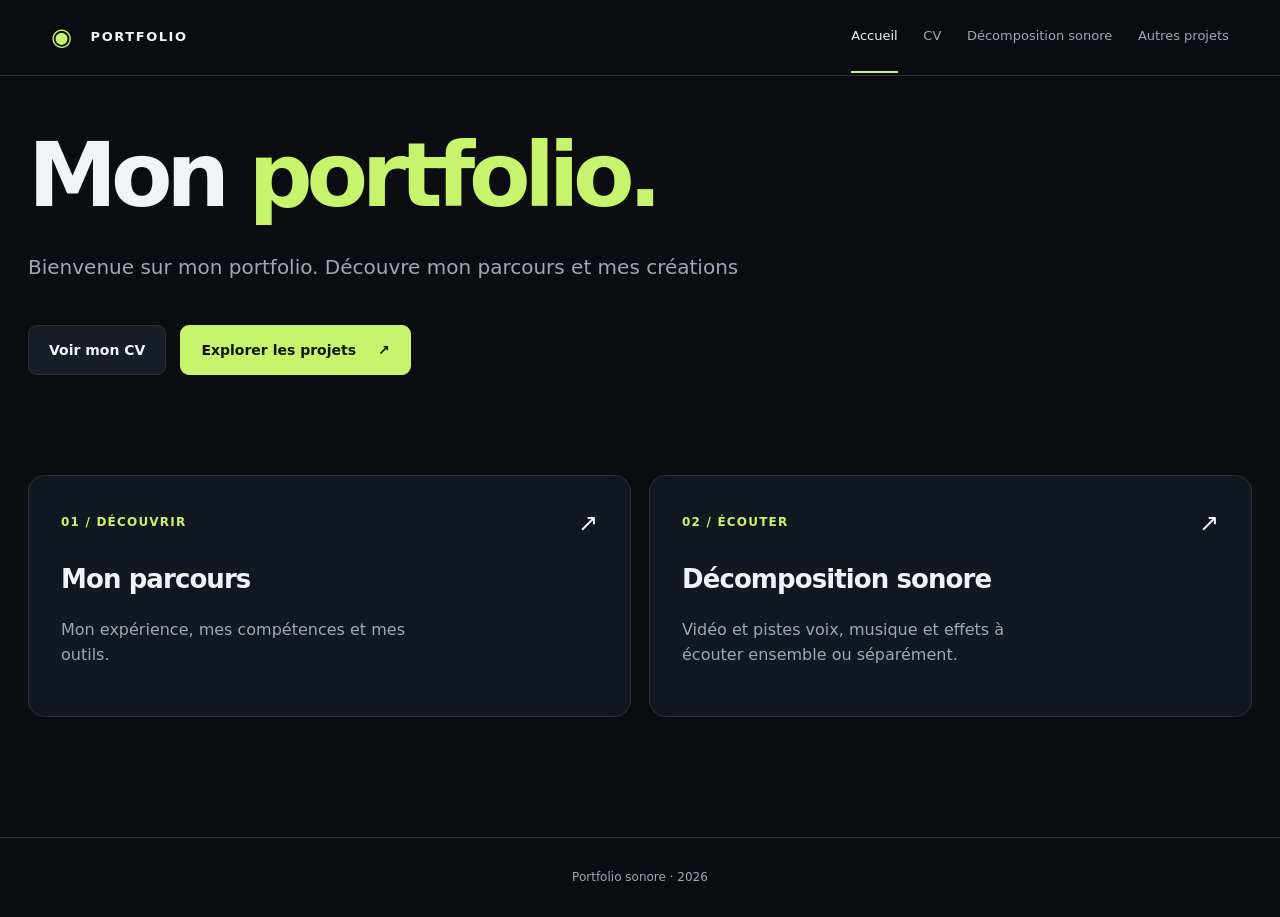
<file: index.html>
<!doctype html>
<html lang="fr">
 <head>
  <meta charset="utf-8"/>
  <meta content="width=device-width,initial-scale=1" name="viewport"/>
  <meta content="Portfolio de création et décomposition sonore" name="description"/>
  <title>
   Portfolio sonore — Accueil
  </title>
  <link href="style.css" rel="stylesheet"/>
 </head>
 <body>
  <header class="site-header">
   <a class="brand" href="index.html">
    <span class="brand-mark">
     ◉
    </span>
    PORTFOLIO
   </a>
   <nav aria-label="Navigation principale" class="top-nav">
    <a class="active" href="index.html">
     Accueil
    </a>
    <a href="cv.html">
     CV
    </a>
    <a href="decomposition.html">
     Décomposition sonore
    </a>
    <a href="autres.html">
     Autres projets
    </a>
   </nav>
  </header>
  <main class="page landing">
   <h1>
    Mon
    <em>
     portfolio.
    </em>
   </h1>
   <p class="lead">
    Bienvenue sur mon portfolio. Découvre mon parcours et mes créations
   </p>
   <div class="actions">
    <a class="button secondary" href="cv.html">
     Voir mon CV
    </a>
    <a class="button primary" href="decomposition.html">
     Explorer les projets
     <span>
      ↗
     </span>
    </a>

   </div>
   <div class="feature-grid">

    <a class="feature" href="cv.html">
     <span class="feature-num">
      01 / DÉCOUVRIR
     </span>
     <h2>
      Mon parcours
     </h2>
     <p>
      Mon expérience, mes compétences et mes outils.
     </p>
     <span class="arrow">
      ↗
     </span>
    </a>
    <a class="feature" href="decomposition.html">
     <span class="feature-num">
      02 / ÉCOUTER
     </span>
     <h2>
      Décomposition sonore
     </h2>
     <p>
      Vidéo et pistes voix, musique et effets à écouter ensemble ou séparément.
     </p>
     <span class="arrow">
      ↗
     </span>
    </a>
   </div>
  </main>
  <footer>
   Portfolio sonore ·
   <span id="year">
   </span>
  </footer>
  <script>
   document.querySelector('#year').textContent=new Date().getFullYear()
  </script>
 </body>
</html>
</file>
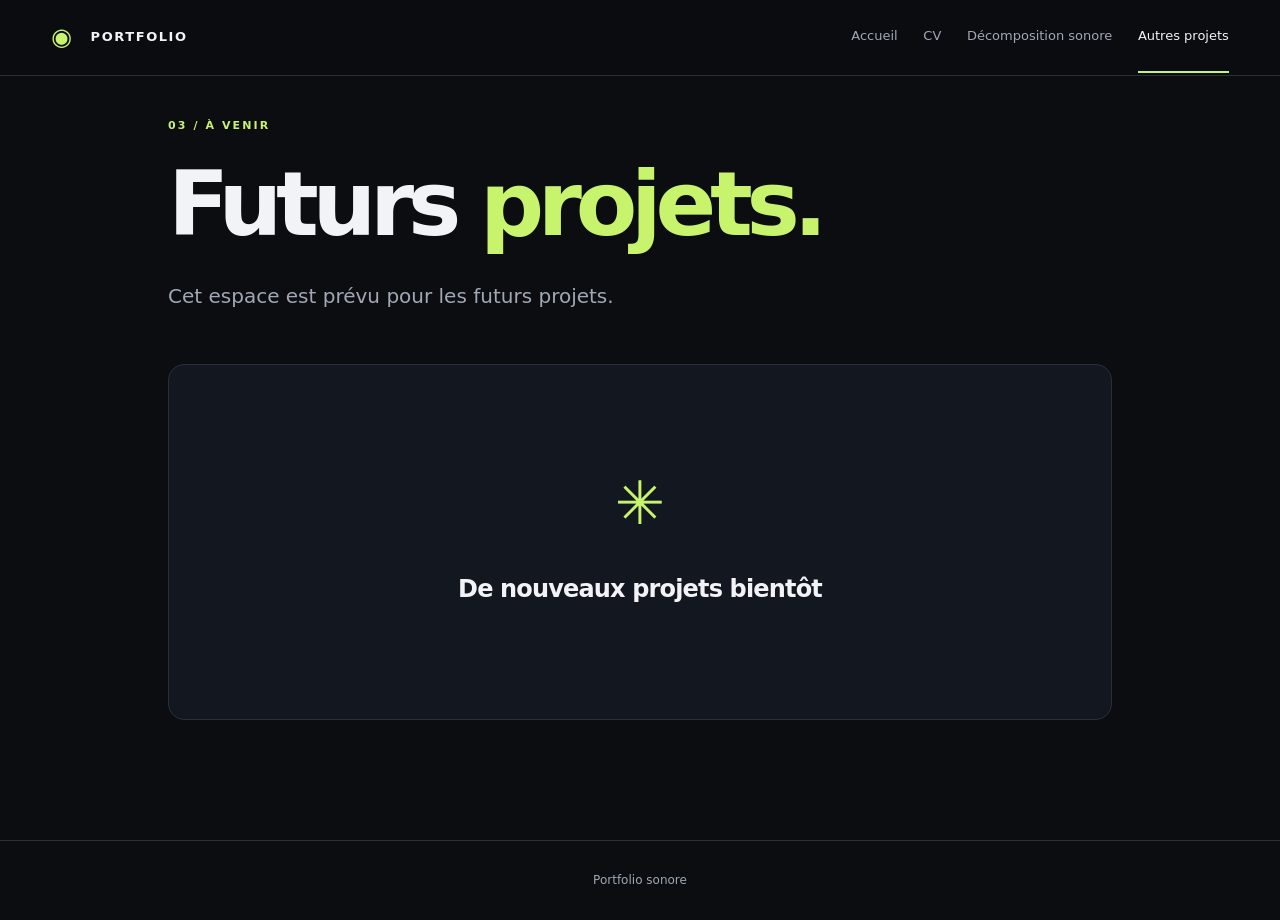
<file: autres.html>
<!doctype html>
<html lang="fr">
 <head>
  <meta charset="utf-8"/>
  <meta content="width=device-width,initial-scale=1" name="viewport"/>
  <title>
   Autres projets — Portfolio sonore
  </title>
  <link href="style.css" rel="stylesheet"/>
 </head>
 <body>
  <header class="site-header">
   <a class="brand" href="index.html">
    <span class="brand-mark">
     ◉
    </span>
    PORTFOLIO
   </a>
   <nav aria-label="Navigation principale" class="top-nav">
    <a href="index.html">
     Accueil
    </a>
    <a href="cv.html">
     CV
    </a>
    <a href="decomposition.html">
     Décomposition sonore
    </a>
    <a class="active" href="autres.html">
     Autres projets
    </a>
   </nav>
  </header>
  <main class="page narrow">
   <p class="eyebrow">
    03 / À VENIR
   </p>
   <h1>
    Futurs
    <em>
     projets.
    </em>
   </h1>
   <p class="lead">
    Cet espace est prévu pour les futurs projets.
   </p>
   <div class="empty-panel">
    <span class="empty-icon">
     ✳
    </span>
    <h2>
     De nouveaux projets bientôt
    </h2>
   </div>
  </main>
  <footer>
   Portfolio sonore
  </footer>
 </body>
</html>
</file>
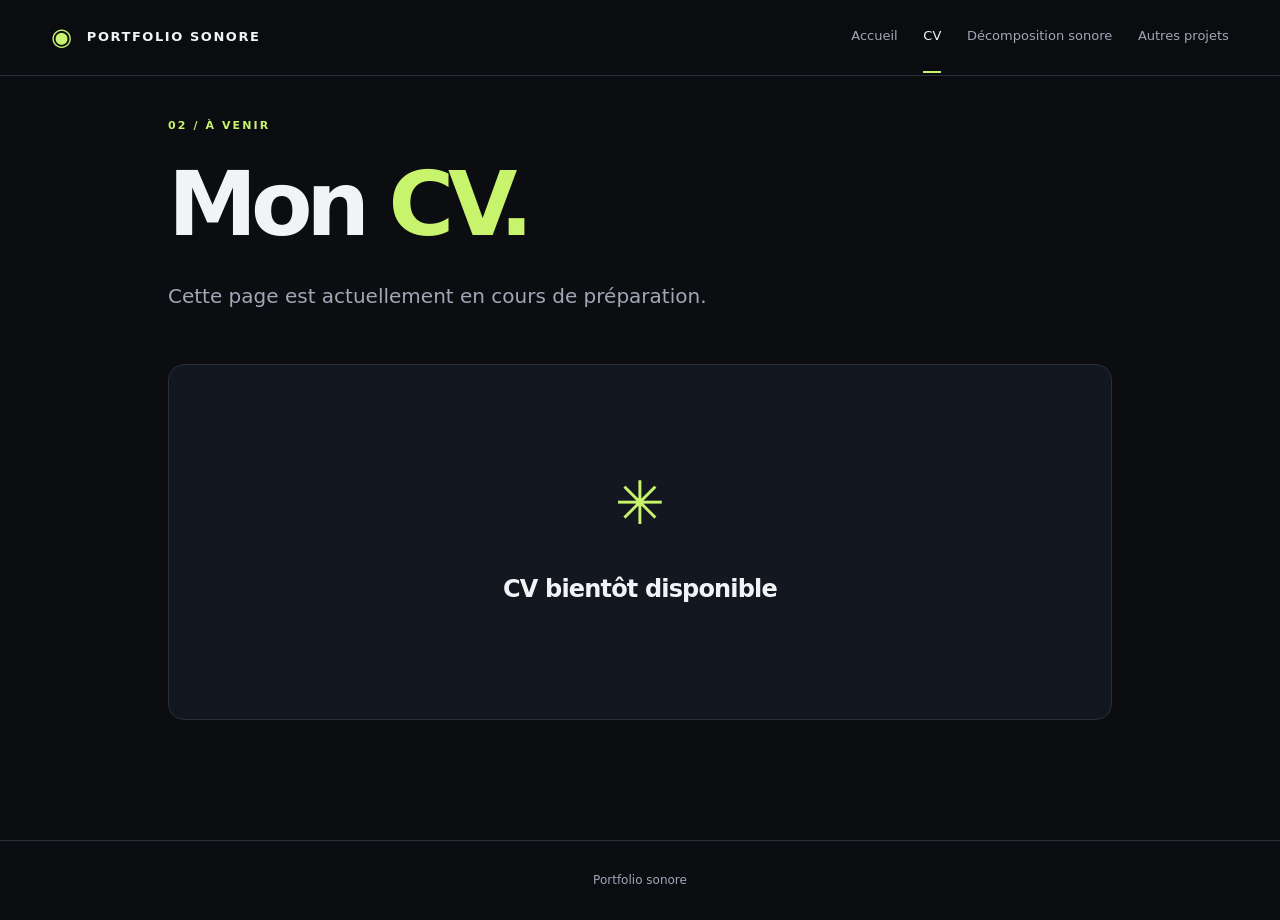
<file: cv.html>
<!doctype html>
<html lang="fr">
<head>
    <meta charset="utf-8">
    <meta name="viewport" content="width=device-width, initial-scale=1">
    <title>CV — Portfolio sonore</title>
    <link rel="stylesheet" href="style.css">
</head>
<body>
    <!-- Navigation identique à celle de autres.html -->
    <header class="site-header">
        <a class="brand" href="index.html">
            <span class="brand-mark">◉</span>
            PORTFOLIO SONORE
        </a>

        <nav class="top-nav" aria-label="Navigation principale">
            <a href="index.html">Accueil</a>
            <a href="cv.html" class="active" aria-current="page">CV</a>
            <a href="decomposition.html">Décomposition sonore</a>
            <a href="autres.html">Autres projets</a>
        </nav>
    </header>

    <!-- Présentation identique à la page Autres projets -->
    <main class="page narrow">
        <p class="eyebrow">02 / À VENIR</p>

        <h1>Mon <em>CV.</em></h1>

        <p class="lead">
            Cette page est actuellement en cours de préparation.
        </p>

        <div class="empty-panel">
            <span class="empty-icon" aria-hidden="true">✳</span>
            <h2>CV bientôt disponible</h2>
        </div>
    </main>

    <footer>Portfolio sonore</footer>
</body>
</html>
</file>
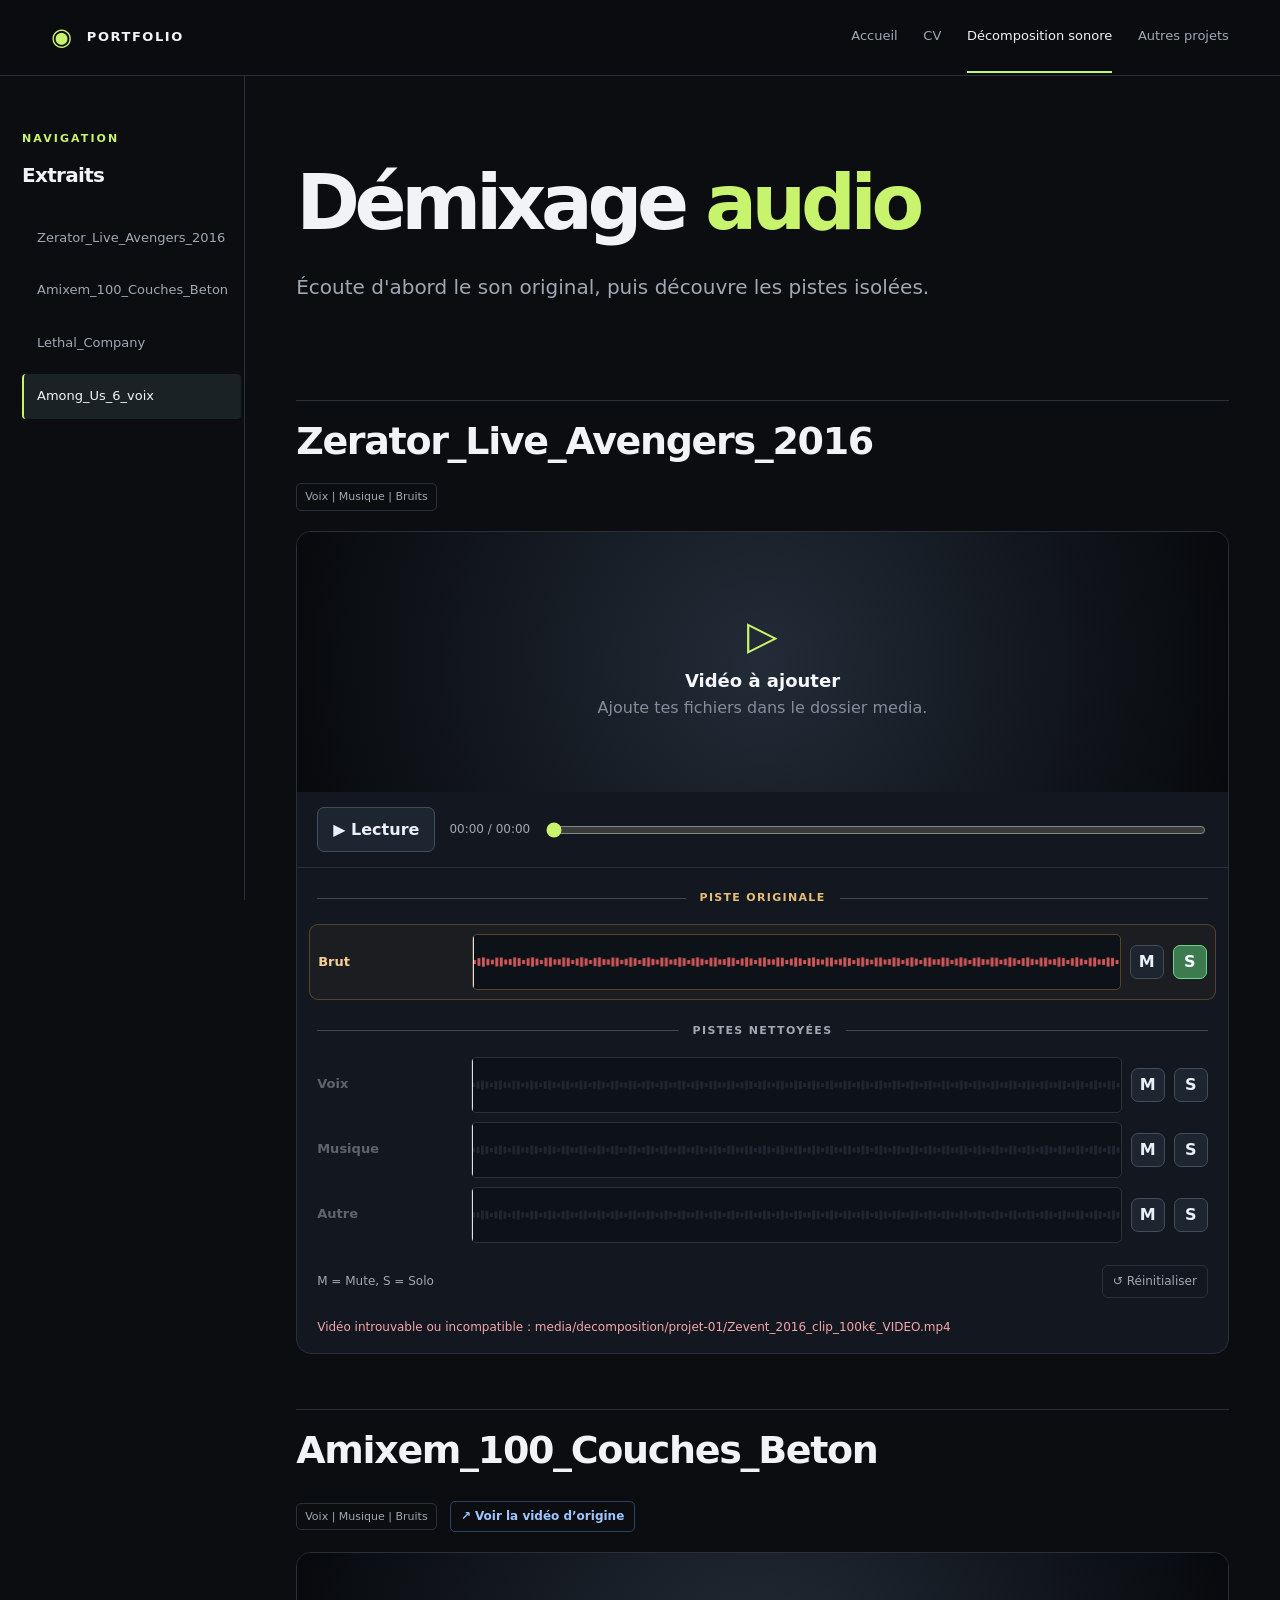
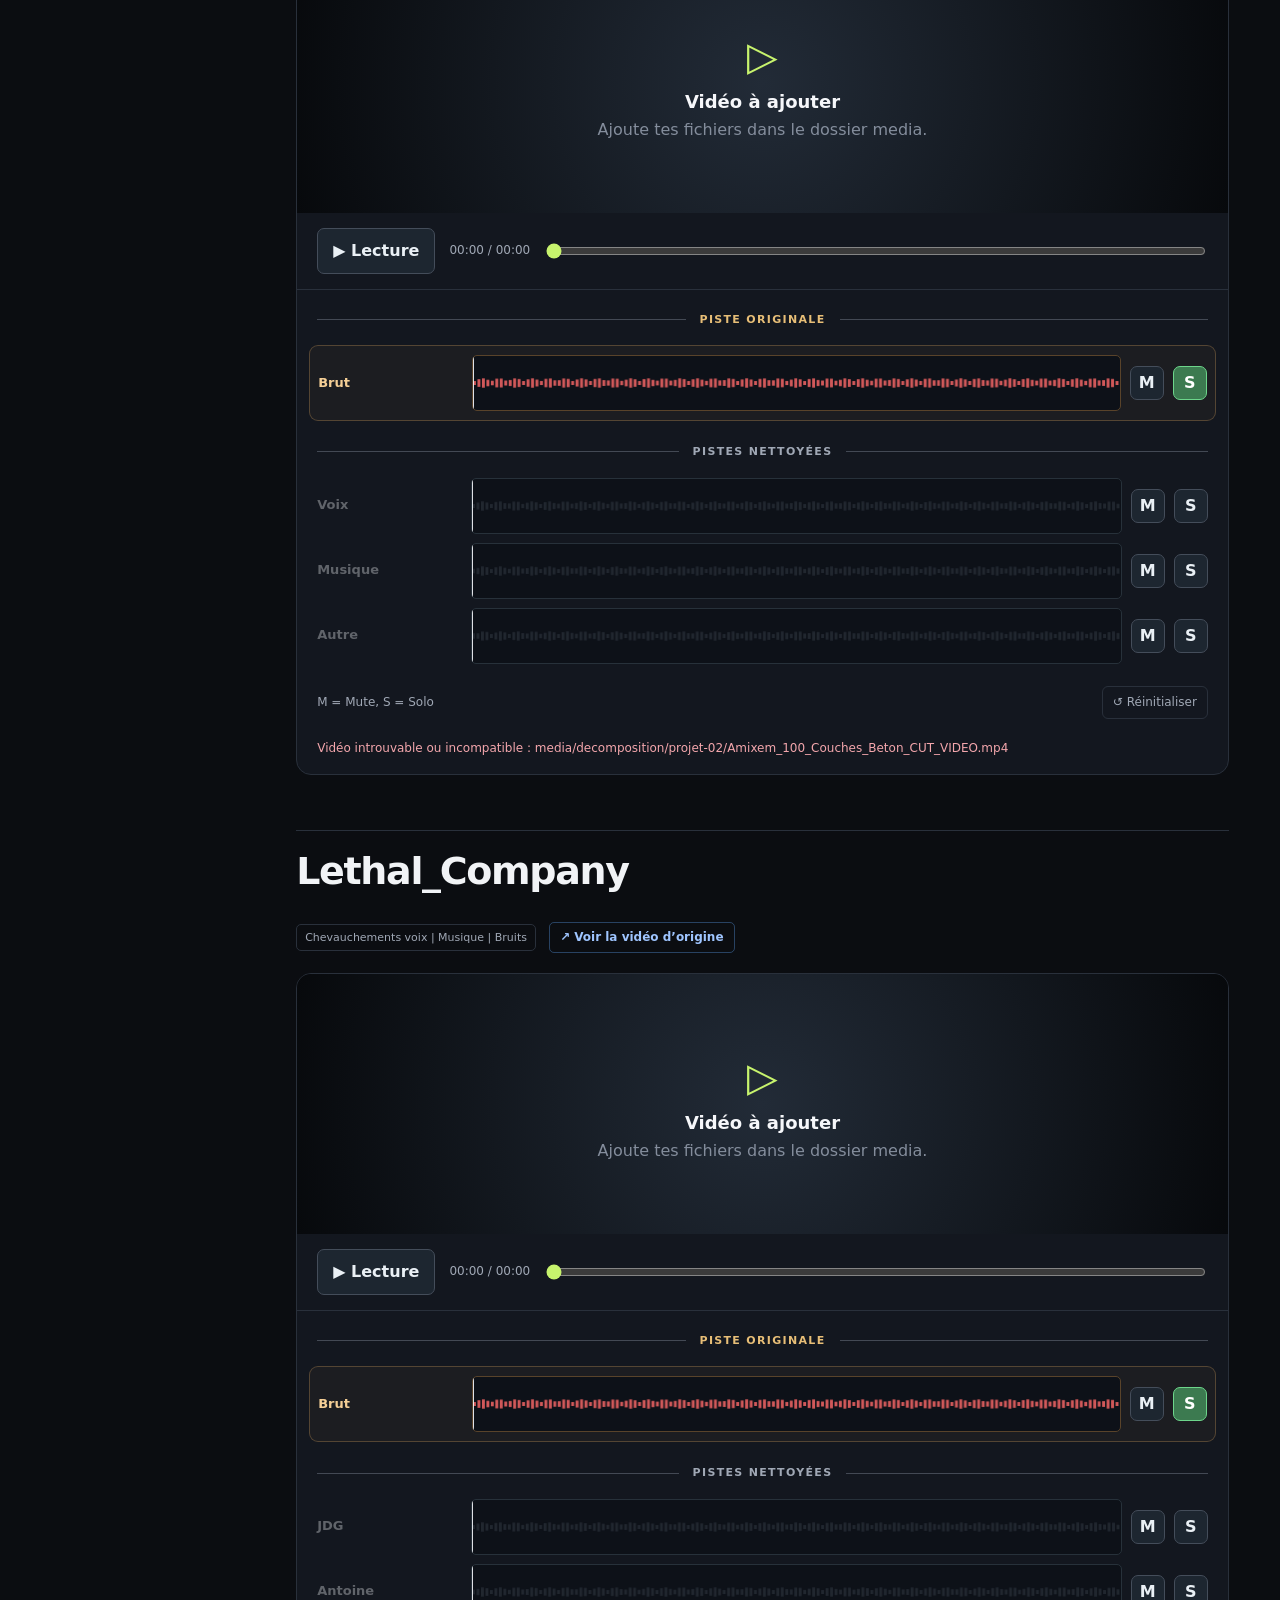
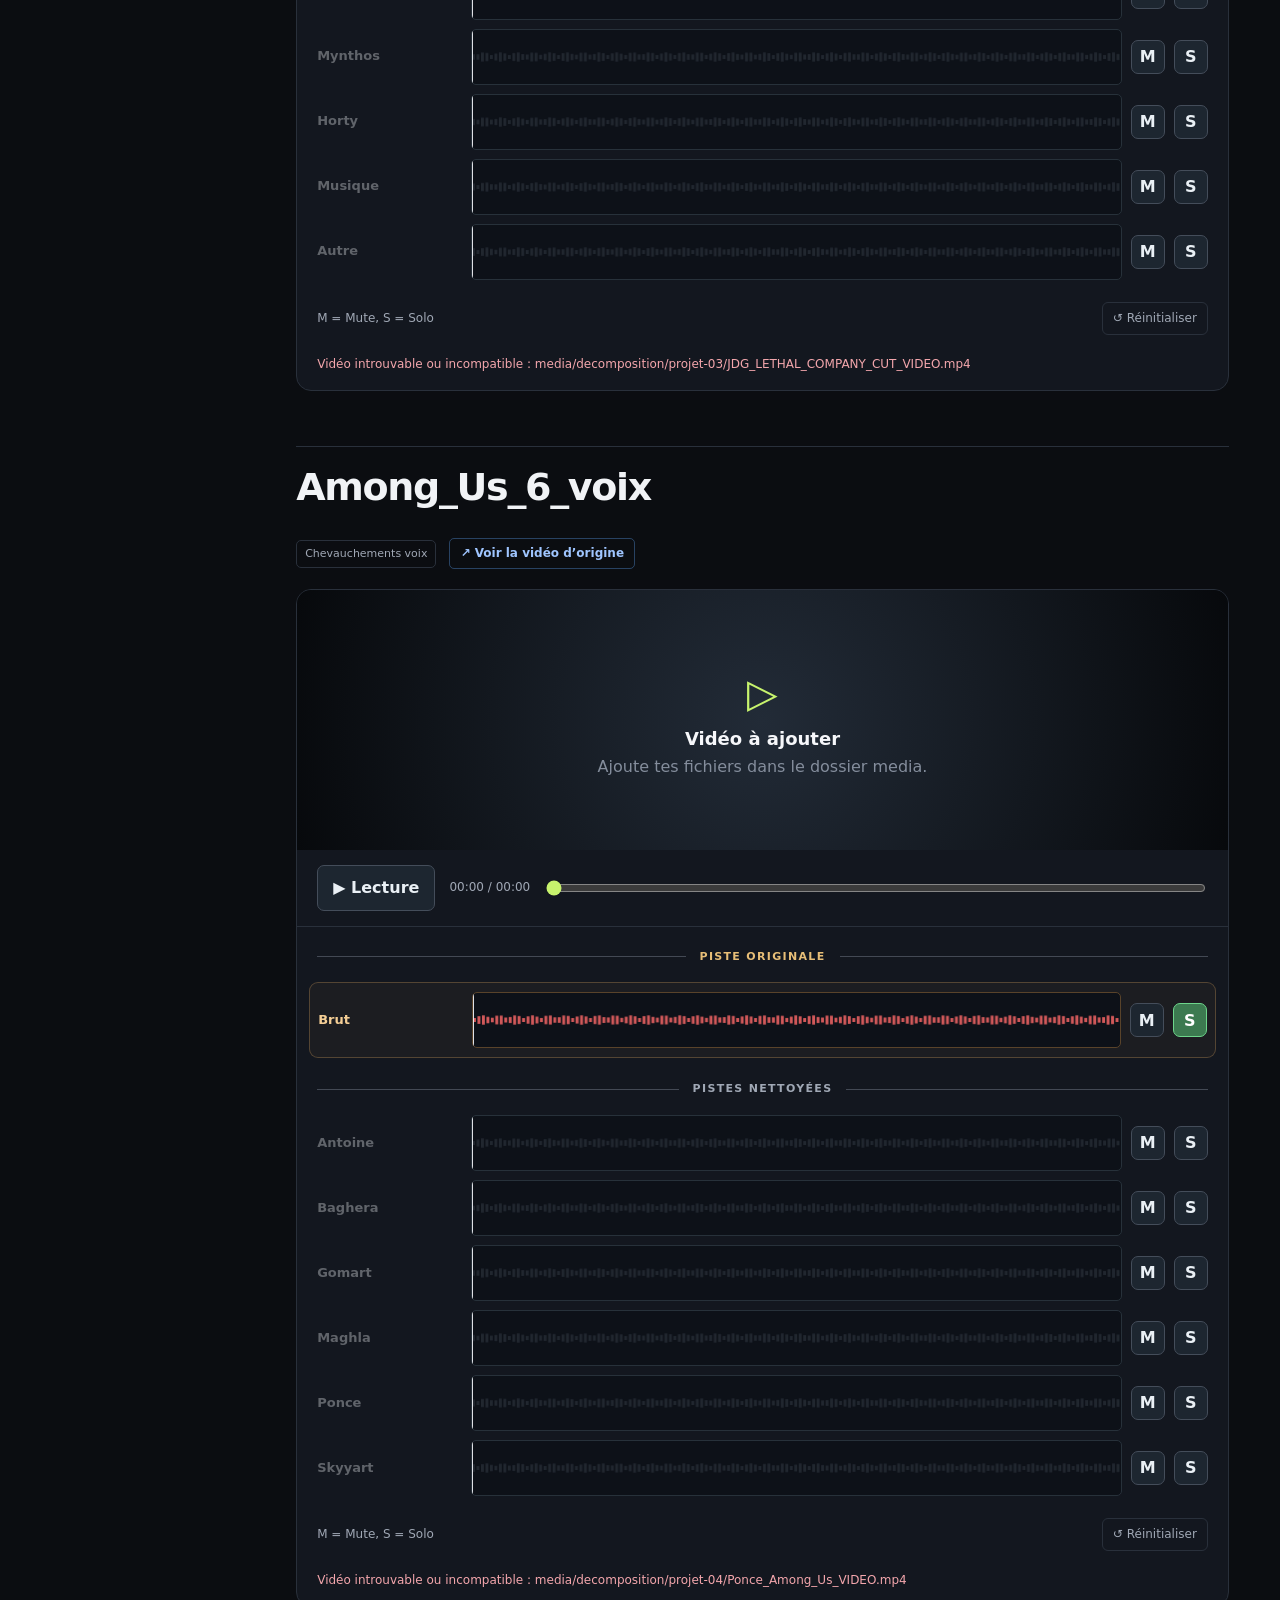
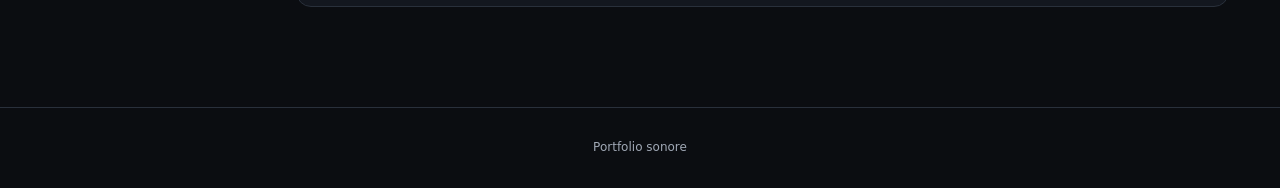
<file: decomposition.html>
<!doctype html>
<html lang="fr">
<head>
    <meta charset="utf-8">
    <meta name="viewport" content="width=device-width, initial-scale=1">
    <title>Décomposition sonore — Portfolio sonore</title>

    <!-- Le design actuel est conservé. -->
    <link rel="stylesheet" href="style.css">

    <!-- Nouveau : styles du lien vers la vidéo et des groupes de pistes. -->
    <link rel="stylesheet" href="player-extras.css?v=7">
</head>
<body>
    <header class="site-header">
        <a class="brand" href="index.html">
            <span class="brand-mark">◉</span>
            PORTFOLIO
        </a>
        <nav aria-label="Navigation principale" class="top-nav">
            <a href="index.html">Accueil</a>
            <a href="cv.html">CV</a>
            <a class="active" href="decomposition.html">Décomposition sonore</a>
            <a href="autres.html">Autres projets</a>
        </nav>
    </header>

    <div class="projects-shell">
        <aside class="sidebar" aria-label="Sommaire des projets">
            <p class="eyebrow">NAVIGATION</p>
            <h2>Extraits</h2>
            <nav class="project-nav" id="project-nav"></nav>
        </aside>

        <main class="projects-main">
            <header class="projects-intro">
                <h1>Démixage <em>audio</em></h1>
                <p class="lead">
                    Écoute d'abord le son original, puis découvre les pistes
                    isolées.
                </p>
            </header>

            <!-- Les projets sont générés par player.js à partir de data.js. -->
            <div id="projects"></div>
        </main>
    </div>

    <footer>Portfolio sonore</footer>

    <!-- ?v=7 évite de conserver l'ancienne version dans le cache du navigateur. -->
    <script src="decomposition.data.js?v=5"></script>
    <script src="player.js?v=7"></script>
</body>
</html>
</file>
<file: style.css>
:root {
    color-scheme:dark;
    --bg:#0b0d11;
    --panel:#13171f;
    --line:#29303b;
    --text:#f1f3f6;
    --muted:#a0a8b5;
    --accent:#c7f36d
}

* {
    box-sizing:border-box
}

html {
    scroll-behavior:smooth;
    scroll-padding-top:100px
}

body {
    margin:0;
    background:var(--bg);
    color:var(--text);
    font-family:Inter,ui-sans-serif,system-ui,-apple-system,Segoe UI,sans-serif;
    line-height:1.6
}

a {
    color:inherit;
    text-decoration:none
}

button {
    font:inherit
}

.site-header {
    height:76px;
    display:flex;
    align-items:center;
    justify-content:space-between;
    padding:0 clamp(18px,4vw,70px);
    border-bottom:1px solid var(--line);
    position:sticky;
    top:0;
    background:rgba(11,13,17,.96);
    backdrop-filter:blur(16px);
    z-index:30;
    gap:20px
}

.brand {
    font-weight:900;
    font-size:13px;
    letter-spacing:.12em;
    white-space:nowrap
}

.brand-mark {
    color:var(--accent);
    font-size:24px;
    vertical-align:middle;
    margin-right:7px
}

.top-nav {
    display:flex;
    gap:clamp(11px,2vw,32px);
    align-items:center;
    overflow-x:auto
}

.top-nav a {
    font-size:13px;
    white-space:nowrap;
    color:var(--muted);
    padding:24px 0;
    border-bottom:2px solid transparent
}

.top-nav a:hover,.top-nav a.active {
    color:var(--text)
}

.top-nav a.active {
    border-color:var(--accent)
}

.page {
    max-width:1280px;
    padding:30px 28px 120px;
    margin:auto
}

.narrow {
    max-width:1000px
}

.eyebrow {
    color:var(--accent);
    font-size:11px;
    font-weight:800;
    letter-spacing:.19em;
    text-transform:uppercase
}

h1 {
    font-size:clamp(48px,7vw,92px);
    letter-spacing:-.07em;
    line-height:1.06;
    margin:22px 0 28px
}

h1 em {
    font-style:normal;
    color:var(--accent)
}

h2 {
    letter-spacing:-.035em
}

.lead {
    color:var(--muted);
    font-size:clamp(17px,2vw,20px);
    max-width:730px
}

.landing {
    padding-top:30px
}

.actions {
    display:flex;
    gap:14px;
    margin:42px 0 100px;
    flex-wrap:wrap
}

.button {
    display:inline-flex;
    gap:22px;
    align-items:center;
    justify-content:center;
    border-radius:9px;
    font-size:14px;
    font-weight:750;
    padding:13px 20px;
    border:1px solid var(--line);
    cursor:pointer
}

.button.primary {
    background:var(--accent);
    color:#111600;
    border-color:var(--accent)
}

.button.secondary {
    background:#191d25;
    color:var(--text)
}

.button:hover {
    filter:brightness(1.12)
}

.feature-grid {
    display:grid;
    grid-template-columns:1fr 1fr;
    gap:18px
}

.feature {
    position:relative;
    background:var(--panel);
    border:1px solid var(--line);
    padding:32px;
    border-radius:16px;
    min-height:230px
}

.feature-num {
    color:var(--accent);
    font-size:12px;
    font-weight:800;
    letter-spacing:.1em
}

.feature h2 {
    margin:25px 0 8px;
    font-size:26px
}

.feature p {
    max-width:360px;
    color:var(--muted)
}

.arrow {
    position:absolute;
    right:32px;
    top:28px;
    font-size:24px
}

footer {
    border-top:1px solid var(--line);
    padding:30px;
    text-align:center;
    color:var(--muted);
    font-size:12px
}

.cv-card,.empty-panel {
    border:1px solid var(--line);
    background:var(--panel);
    border-radius:16px;
    padding:32px;
    margin-top:52px
}

.cv-card h2 {
    font-size:32px;
    margin:0
}

.cv-card p,.cv-row p,.empty-panel p {
    color:var(--muted)
}

.cv-card .button {
    margin-top:14px
}

.hint {
    font-size:12px
}

.cv-block {
    margin-top:65px
}

.cv-block>h2 {
    font-size:30px;
    margin-bottom:24px
}

.cv-row {
    border-top:1px solid var(--line);
    padding:18px 0;
    display:grid;
    grid-template-columns:180px 1fr;
    gap:20px
}

.cv-row>span {
    color:var(--accent);
    font-size:13px
}

.cv-row h3 {
    margin:0
}

.cv-row p {
    margin:8px 0
}

.tags {
    display:flex;
    gap:10px;
    flex-wrap:wrap
}

.tags span {
    border:1px solid var(--line);
    border-radius:30px;
    padding:8px 15px;
    color:var(--muted)
}

.empty-panel {
    text-align:center;
    padding:90px 20px
}

.empty-icon {
    font-size:60px;
    color:var(--accent)
}

.projects-shell {
    display:grid;
    grid-template-columns:245px minmax(0,1fr);
    max-width:1600px;
    margin:auto
}

.sidebar {
    position:sticky;
    top:76px;
    height:calc(100vh - 76px);
    border-right:1px solid var(--line);
    padding:43px 22px;
    align-self:start;
    overflow:auto
}

.sidebar h2 {
    margin:8px 0 25px;
    font-size:20px
}

.project-nav {
    display:grid;
    gap:8px
}

.project-nav a {
    font-size:13px;
    padding:12px 13px;
    border-left:2px solid transparent;
    border-radius:4px;
    color:var(--muted)
}

.project-nav a:hover,.project-nav a.active {
    background:#1b2225;
    color:var(--text);
    border-color:var(--accent)
}

.sidebar-note {
    color:var(--muted);
    font-size:12px;
    margin-top:32px
}

.projects-main {
    padding:64px clamp(18px,4vw,70px) 100px;
    min-width:0
}

.projects-intro {
    padding-bottom:22px
}

.projects-intro h1 {
    font-size:clamp(45px,6vw,78px)
}

.project {
    margin-top:55px;
    padding-top:0px;
    border-top:1px solid var(--line);
    scroll-margin-top:100px
}

.project-index {
    color:var(--accent);
    font-size:12px;
    font-weight:800;
    letter-spacing:.14em
}

.project h2 {
    font-size:clamp(25px,3.1vw,38px);
    margin:10px 0
}

.project-description {
    color:var(--muted);
    margin:0 0 22px
}

.player {
    background:var(--panel);
    border:1px solid var(--line);
    border-radius:15px;
    overflow:hidden
}

.video-wrap {
    position: relative;
    background: #050607;
    aspect-ratio: auto;
    height: 260px;
}

.video-wrap video {
    display:block;
    width:100%;
    height:100%;
    object-fit:contain
}

.media-placeholder {
    position:absolute;
    inset:0;
    display:flex;
    flex-direction:column;
    align-items:center;
    justify-content:center;
    pointer-events:none;
    text-align:center;
    color:#848d9c;
    background:radial-gradient(circle at center,#222b37,#07090c);
    padding:20px
}

.media-placeholder .play-symbol {
    font-size:40px;
    color:var(--accent)
}

.media-placeholder strong {
    color:#f6f7fa;
    font-size:18px
}

.video-wrap.has-video .media-placeholder {
    display:none
}

.transport {
    display:flex;
    gap:14px;
    align-items:center;
    flex-wrap:wrap;
    padding:15px 20px;
    border-bottom:1px solid var(--line)
}

.transport button,.track button {
    border:1px solid #444d5a;
    background:#1d2630;
    color:#eaf0f5;
    border-radius:7px;
    cursor:pointer;
    font-weight:800
}

.play-btn {
    min-width:98px;
    padding:9px 15px
}

.time {
    color:var(--muted);
    font-size:12px;
    font-variant-numeric:tabular-nums
}

.seek {
    flex:1;
    min-width:120px;
    accent-color:var(--accent);
    cursor:pointer
}

.track-area {
    padding:17px 20px 20px
}

.track-header {
    display:flex;
    justify-content:space-between;
    gap:14px;
    margin-bottom:15px;
    align-items:center
}

.track-header p {
    margin:0;
    font-size:11px;
    color:var(--muted);
    letter-spacing:.12em;
    font-weight:800
}

.reset-btn {
    padding:6px 10px;
    border:1px solid var(--line);
    background:transparent;
    color:var(--muted);
    border-radius:6px;
    cursor:pointer;
    font-size:12px
}

.track {
    display:grid;
    grid-template-columns:minmax(90px,145px) minmax(0,1fr) 34px 34px;
    gap:9px;
    align-items:center;
    margin-bottom:9px
}

.track-name {
    font-size:13px;
    font-weight:700
}

.wave {
    height:56px;
    background:#0d1118;
    border:1px solid #27313a;
    border-radius:5px;
    min-width:0;
    width:100%;
    display:block;
    cursor:pointer
}

.track button {
    height:34px;
    width:34px
}

.track button.muted {
    background:#8c3543;
    border-color:#c85b6a;
    color:white
}

.track button.solo {
    background:#3c7a50;
    border-color:#6dd68b;
    color:white
}

.track.disabled .track-name {
    opacity:.35
}

.player-note {
    margin:10px 0 0;
    color:var(--muted);
    font-size:12px
}

.status {
    color:#d5b985;
    font-size:12px;
    padding:0 20px 16px;
    min-height:26px
}

.player-error {
    color:#f3a6ac
}

.project-tag {
    display:inline-block;
    border:1px solid var(--line);
    border-radius:5px;
    color:var(--muted);
    font-size:11px;
    padding:4px 8px
}

@media(max-width:950px) {
    .site-header {
        height:auto;
        min-height:76px;
        flex-wrap:wrap;
        padding-top:12px
    }

    .top-nav {
        width:100%
    }

    .top-nav a {
        padding:9px 0 12px
    }

    .projects-shell {
        grid-template-columns:1fr
    }

    .sidebar {
        top:107px;
        position:sticky;
        height:auto;
        border-right:0;
        border-bottom:1px solid var(--line);
        z-index:20;
        background:var(--bg);
        padding:10px 18px
    }

    .sidebar .eyebrow,.sidebar h2,.sidebar-note {
        display:none
    }

    .project-nav {
        display:flex;
        overflow-x:auto
    }

    .project-nav a {
        white-space:nowrap;
        flex:none;
        padding:8px
    }

    .projects-main {
        padding-top:45px
    }

    .project {
        scroll-margin-top:190px
    }

}

@media(max-width:600px) {
    .page {
        padding:60px 18px
    }

    .feature-grid {
        grid-template-columns:1fr
    }

    .actions {
        margin-bottom:55px
    }

    .cv-row {
        grid-template-columns:1fr;
        gap:5px
    }

    .track-area {
        padding:14px 9px
    }

    .track {
        grid-template-columns:62px minmax(0,1fr) 30px 30px;
        gap:5px
    }

    .track-name {
        font-size:11px
    }

    .track button {
        width:30px;
        height:30px
    }

    .transport {
        padding:12px
    }

    .wave {
        height:48px
    }

}
</file>
<file: player-extras.css>
/*
 * Ajouts pour les pistes brute / nettoyées et le lien vers la vidéo d'origine.
 * Le reste du design demeure dans style.css.
 */

.project-source {
    display: inline-flex;
    align-items: center;
    gap: 7px;
    margin: 10px 0 0 13px;
    padding: 5px 10px;
    border: 1px solid rgba(96, 165, 250, 0.35);
    border-radius: 5px;
    color: #9fc5ff;
    font-size: 12px;
    font-weight: 650;
    text-decoration: none;
    transition: background 0.18s ease, border-color 0.18s ease;
}

.project-source:hover,
.project-source:focus-visible {
    background: rgba(96, 165, 250, 0.11);
    border-color: #9fc5ff;
}

.track-group-separator {
    display: flex;
    align-items: center;
    gap: 14px;
    margin: 22px 0 17px;
    color: var(--muted);
    font-size: 11px;
    font-weight: 800;
    letter-spacing: 0.12em;
}

.track-group-separator::before,
.track-group-separator::after {
    content: '';
    height: 1px;
    flex: 1;
    background: #434954;
}

.track-group-separator span {
    white-space: nowrap;
}

.track-origin {
    padding: 9px 8px;
    margin: 0 -8px 3px;
    border: 1px solid rgba(245, 186, 103, 0.26);
    border-radius: 9px;
    background: rgba(245, 186, 103, 0.04);
}

.track-origin .track-name {
    color: #f5cf96;
}

.track-origin .wave {
    border-color: #59432a;
}

.track-help {
    margin: 13px 0 3px;
    color: var(--muted);
    font-size: 12px;
}

.track-warning {
    color: #e8b876;
    margin: 0 0 14px;
}

.reset-btn:hover,
.reset-btn:focus-visible {
    background: #29303b;
    color: #ffffff;
}

@media (max-width: 600px) {
    .project-source {
        margin-left: 0;
        margin-top: 12px;
    }

    .track-group-separator {
        gap: 7px;
        font-size: 9px;
    }

    .track-origin {
        margin-left: -3px;
        margin-right: -3px;
        padding-left: 3px;
        padding-right: 3px;
    }
}

/* Les deux titres de pistes utilisent la même présentation centrée. */
.track-group-original {
    margin-top: 4px;
    color: #e7be77;
}

/* Légende en bas à gauche et réinitialisation en bas à droite. */
.track-footer {
    display: flex;
    align-items: center;
    justify-content: space-between;
    gap: 16px;
    flex-wrap: wrap;
    margin-top: 22px;
}

.track-legend {
    font-size: 12px;
    color: var(--muted);
}

/* Aucun ancien texte d'aide ne s'affiche sous le lecteur. */
.player-message[hidden] {
    display: none !important;
}

/* Le lien vidéo reste aligné à gauche si aucune catégorie n'est renseignée. */
.project-source-alone {
    margin-left: 0;
}
</file>
